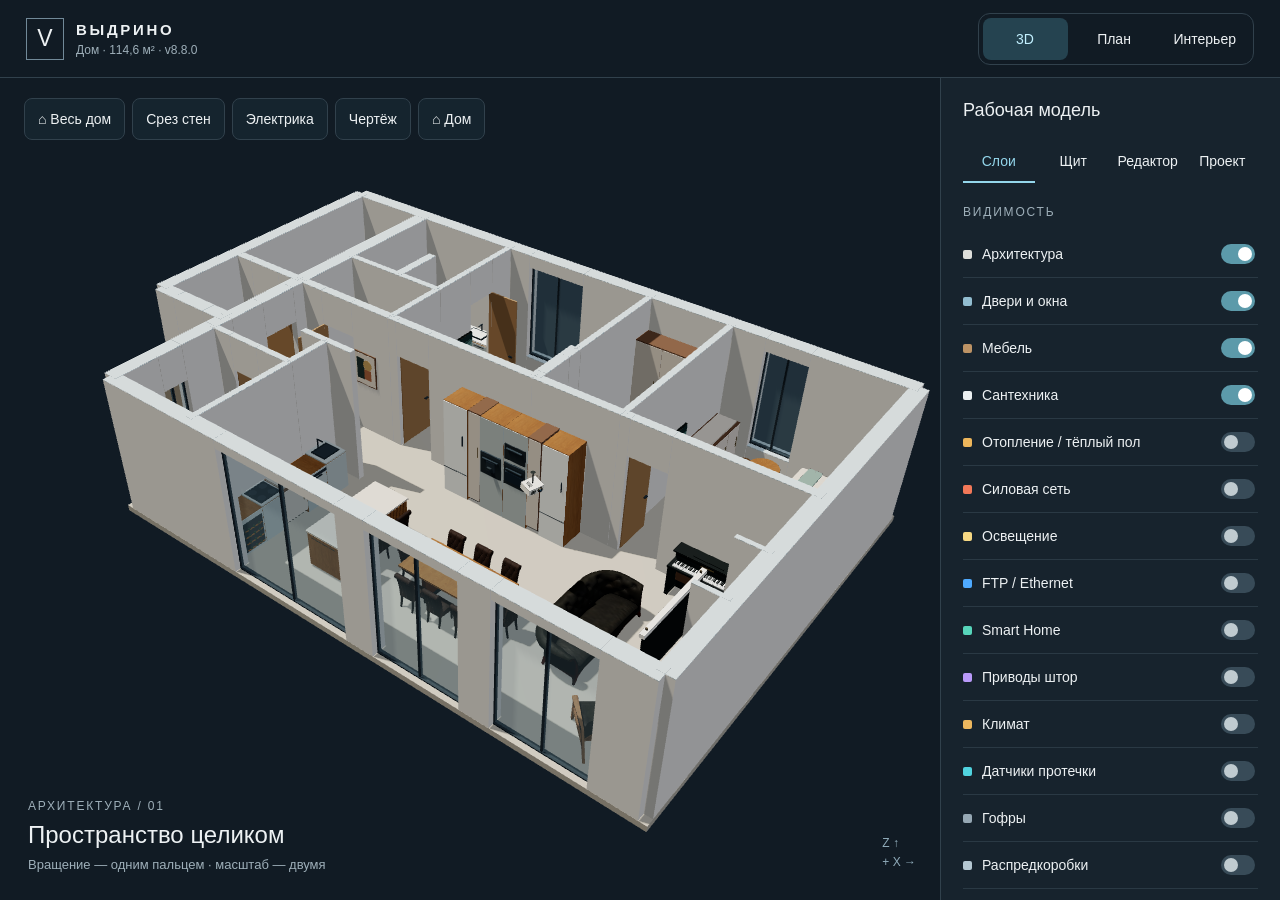
<file: index.html>
<!doctype html><html lang="ru"><head><meta charset="utf-8"><meta name="viewport" content="width=device-width,initial-scale=1,viewport-fit=cover"><meta name="theme-color" content="#111b24"><title>Выдрино — архитектура и инженерия</title><link rel="stylesheet" href="studio.css?v=8.5.0"><script type="importmap">{"imports":{"three":"./vendor/three.module.js","three/addons/":"./vendor/"}}</script><link rel="stylesheet" href="home-phone.css?v=8.6.1"></head><body>
<header><div class="brand"><span class="brandmark">V</span><div><b>ВЫДРИНО</b><small>Дом · 114,6 м² · v8.8.0</small></div></div><nav aria-label="Вид модели"><button data-view="3d" class="active">3D</button><button data-view="top">План</button><button data-view="walk">Интерьер</button></nav><button id="menu" aria-expanded="false">Настройки ☰</button></header>
<main id="view"><div id="loading">Открываем модель…<small>Архитектура из исходного чертежа</small></div><div class="viewtools"><button id="home" title="Показать весь дом">⌂ <span>Весь дом</span></button><button id="cut" class="active">Срез стен</button><button id="electrical">Электрика</button><button id="blueprint">Чертёж</button></div><div id="caption"><span>АРХИТЕКТУРА / 01</span><b id="viewtitle">Пространство целиком</b><small id="hint">Вращение — одним пальцем · масштаб — двумя</small></div><div class="compass">Z ↑<br>+ X →</div><div id="toast" role="status"></div></main>
<aside id="side"><div class="sidehead"><b>Рабочая модель</b><button id="closepanel" aria-label="Закрыть настройки">✕</button></div><div class="tabs"><button data-tab="layers" class="active">Слои</button><button data-tab="electrical">Щит</button><button data-tab="edit">Редактор</button><button data-tab="project">Проект</button></div>
<section data-panel="layers"><p class="eyebrow">ВИДИМОСТЬ</p><div id="layers"></div><div class="field"><label for="wallheight">Высота среза <output id="heightout">1,2 м</output></label><input id="wallheight" type="range" min="0.15" max="3.2" step="0.05" value="1.2"></div><div class="field"><label for="source">Исходный лист</label><select id="source"></select><label for="opacity">Прозрачность чертежа <output id="opacityout">70%</output></label><input id="opacity" type="range" min="0" max="100" value="70"></div><div class="callout">Нажмите «Чертёж» для сравнения в виде сверху. Геометрия стен выделена синим.</div></section>
<section data-panel="electrical" hidden></section>
<section data-panel="edit" hidden><p class="eyebrow">РЕДАКТИРОВАНИЕ</p><div class="twocol"><button id="editobjects">Объекты</button><button id="editwalls">Узлы стен</button></div><div class="segmented"><button data-mode="translate" class="active">Двигать</button><button data-mode="rotate">Вращать</button><button data-mode="scale">Размер</button></div><label for="snap">Привязка</label><select id="snap"><option value="0.01">10 мм</option><option value="0.05" selected>50 мм</option><option value="0.1">100 мм</option><option value="0">Без привязки</option></select><div id="selection" class="selection"><b>Выберите объект</b><p>Включите режим и коснитесь мебели, точки или узла стены.</p></div><div id="coordinates" hidden><div class="coords"><label>X, м<input id="posx" type="number" step="0.01"></label><label>Z, м<input id="posz" type="number" step="0.01"></label><label>Y, м<input id="posy" type="number" step="0.01"></label></div><div class="twocol"><button id="applypos">Применить</button><button id="delete" class="danger">Удалить</button></div></div><div class="twocol"><button id="undo" disabled>↶ Отменить</button><button id="redo" disabled>↷ Повторить</button></div><button id="save" class="primary wide">Сохранить JSON</button><p class="muted">Изменения автоматически сохраняются на этом устройстве. JSON позволяет перенести проект или прислать его на доработку.</p></section>
<section data-panel="project" hidden><p class="eyebrow">СОСТОЯНИЕ ПРОЕКТА</p><div id="stats" class="stats"></div><button id="export" class="primary wide">Экспорт JSON</button><button id="import" class="wide">Импорт JSON</button><input type="file" id="file" accept=".json,application/json" hidden><details><summary>Помещения</summary><div id="rooms"></div></details><details open><summary>Что требует проверки</summary><div id="issues"></div></details><button id="reset" class="wide danger">Вернуть исходную модель</button><a href="legacy-v7.html">Открыть предыдущую v7</a></section></aside>
<script type="module" src="studio.js?v=8.8.0"></script><script>window.addEventListener('error',e=>{const l=document.getElementById('loading');if(l&&!l.hidden)l.textContent='Не удалось открыть 3D. Проверьте интернет и обновите страницу.'});</script></body></html>
</file>
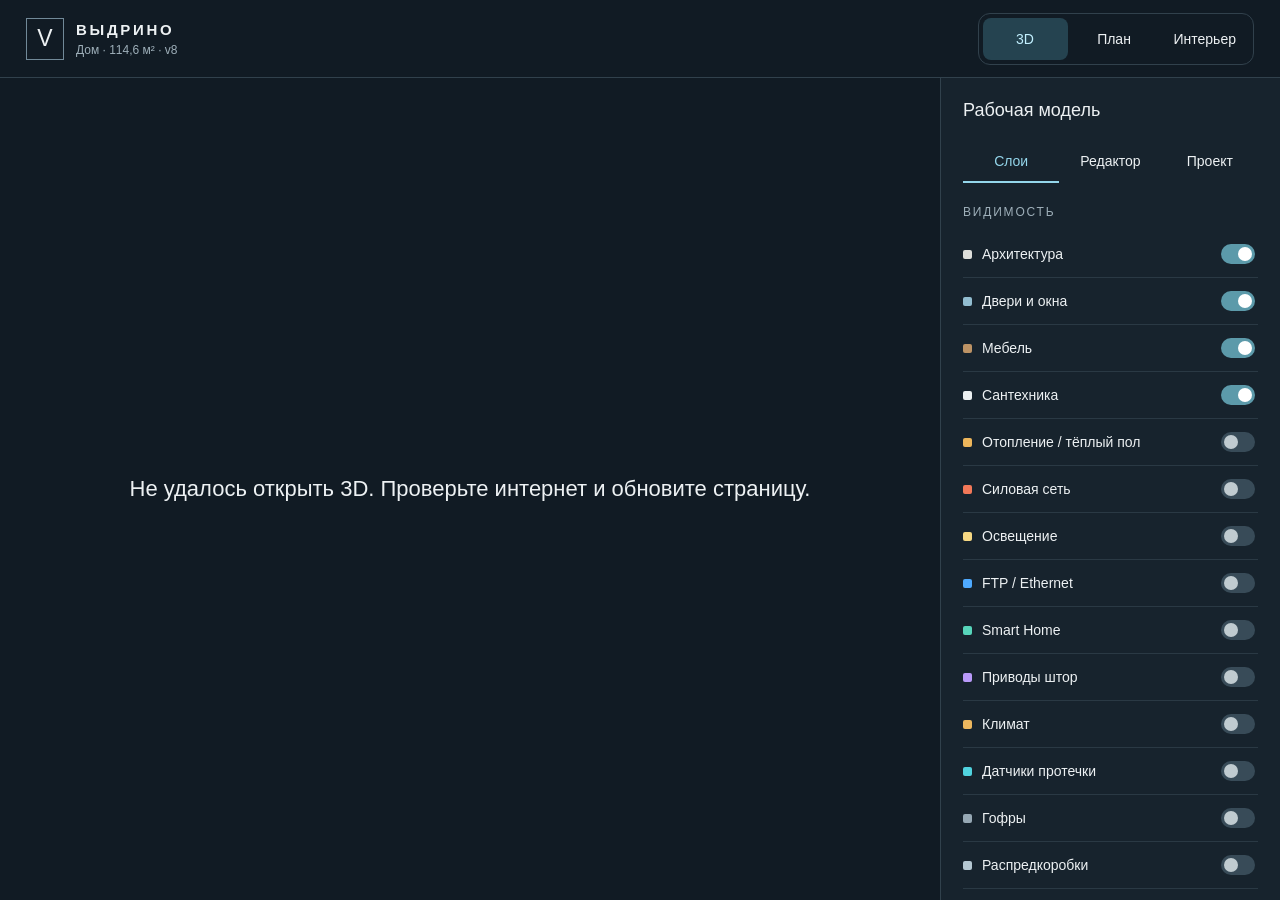
<file: preview-v8.html>
<!doctype html><html lang="ru"><head><meta charset="utf-8"><meta name="viewport" content="width=device-width,initial-scale=1,viewport-fit=cover"><meta name="theme-color" content="#111b24"><title>Выдрино — архитектура и инженерия</title><link rel="stylesheet" href="studio.css"><script type="importmap">{"imports":{"three":"./vendor/three.module.js","three/addons/":"./vendor/"}}</script></head><body>
<header><div class="brand"><span class="brandmark">V</span><div><b>ВЫДРИНО</b><small>Дом · 114,6 м² · v8</small></div></div><nav aria-label="Вид модели"><button data-view="3d" class="active">3D</button><button data-view="top">План</button><button data-view="walk">Интерьер</button></nav><button id="menu" aria-expanded="false">Настройки ☰</button></header>
<main id="view"><div id="loading">Открываем модель…<small>Архитектура из исходного чертежа</small></div><div class="viewtools"><button id="home" title="Показать весь дом">⌂ <span>Весь дом</span></button><button id="cut" class="active">Срез стен</button><button id="blueprint">Чертёж</button></div><div id="caption"><span>АРХИТЕКТУРА / 01</span><b id="viewtitle">Пространство целиком</b><small id="hint">Вращение — одним пальцем · масштаб — двумя</small></div><div class="compass">Z ↑<br>+ X →</div><div id="toast" role="status"></div></main>
<aside id="side"><div class="sidehead"><b>Рабочая модель</b><button id="closepanel" aria-label="Закрыть настройки">✕</button></div><div class="tabs"><button data-tab="layers" class="active">Слои</button><button data-tab="edit">Редактор</button><button data-tab="project">Проект</button></div>
<section data-panel="layers"><p class="eyebrow">ВИДИМОСТЬ</p><div id="layers"></div><div class="field"><label for="wallheight">Высота среза <output id="heightout">1,2 м</output></label><input id="wallheight" type="range" min="0.15" max="3.2" step="0.05" value="1.2"></div><div class="field"><label for="source">Исходный лист</label><select id="source"></select><label for="opacity">Прозрачность чертежа <output id="opacityout">70%</output></label><input id="opacity" type="range" min="0" max="100" value="70"></div><div class="callout">Нажмите «Чертёж» для сравнения в виде сверху. Геометрия стен выделена синим.</div></section>
<section data-panel="edit" hidden><p class="eyebrow">РЕДАКТИРОВАНИЕ</p><div class="twocol"><button id="editobjects">Объекты</button><button id="editwalls">Узлы стен</button></div><div class="segmented"><button data-mode="translate" class="active">Двигать</button><button data-mode="rotate">Вращать</button><button data-mode="scale">Размер</button></div><label for="snap">Привязка</label><select id="snap"><option value="0.01">10 мм</option><option value="0.05" selected>50 мм</option><option value="0.1">100 мм</option><option value="0">Без привязки</option></select><div id="selection" class="selection"><b>Выберите объект</b><p>Включите режим и коснитесь мебели, точки или узла стены.</p></div><div id="coordinates" hidden><div class="coords"><label>X, м<input id="posx" type="number" step="0.01"></label><label>Z, м<input id="posz" type="number" step="0.01"></label><label>Y, м<input id="posy" type="number" step="0.01"></label></div><div class="twocol"><button id="applypos">Применить</button><button id="delete" class="danger">Удалить</button></div></div><div class="twocol"><button id="undo" disabled>↶ Отменить</button><button id="redo" disabled>↷ Повторить</button></div><button id="save" class="primary wide">Сохранить JSON</button><p class="muted">Изменения автоматически сохраняются на этом устройстве. JSON позволяет перенести проект или прислать его на доработку.</p></section>
<section data-panel="project" hidden><p class="eyebrow">СОСТОЯНИЕ ПРОЕКТА</p><div id="stats" class="stats"></div><button id="export" class="primary wide">Экспорт JSON</button><button id="import" class="wide">Импорт JSON</button><input type="file" id="file" accept=".json,application/json" hidden><details><summary>Помещения</summary><div id="rooms"></div></details><details open><summary>Что требует проверки</summary><div id="issues"></div></details><button id="reset" class="wide danger">Вернуть исходную модель</button><a href="legacy-v7.html">Открыть предыдущую v7</a></section></aside>
<script type="module" src="studio.js"></script><script>window.addEventListener('error',e=>{const l=document.getElementById('loading');if(l&&!l.hidden)l.textContent='Не удалось открыть 3D. Проверьте интернет и обновите страницу.'});</script></body></html>
</file>
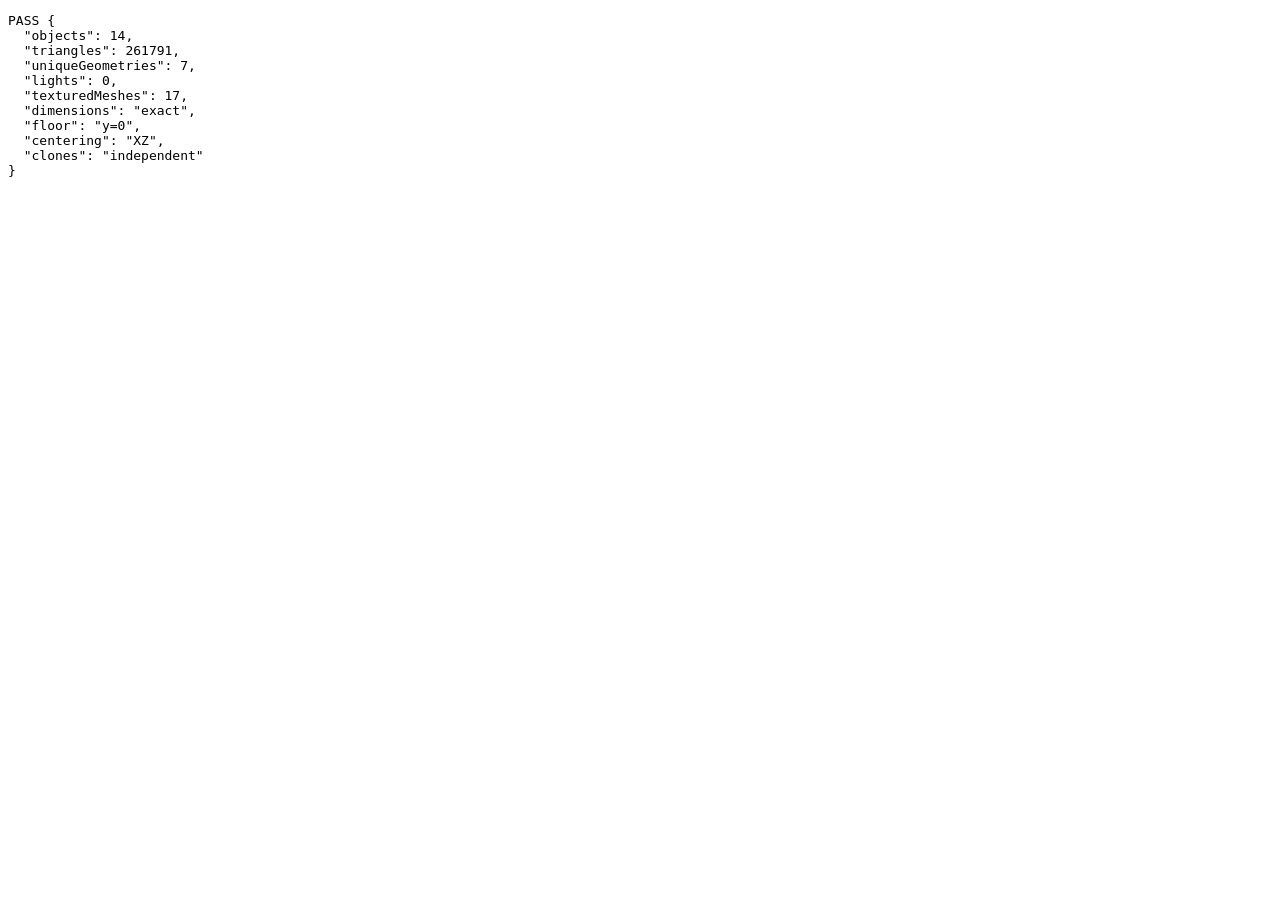
<file: verify-assets.html>
<!doctype html><html><meta charset="utf-8"><title>Asset verification</title><script type="importmap">{"imports":{"three":"./vendor/three.module.js","three/addons/":"./vendor/"}}</script><pre id="report">Running…</pre><script type="module">
import * as T from 'three';import {loadFurniture,assetFurniture} from './asset-furniture.js';
const out=document.querySelector('#report');try{
const results=await loadFurniture();if(results.some(r=>r.status==='rejected'))throw Error('Asset load failed');
const p=await (await fetch('./project.json')).json();let count=0,triangles=0,lights=0,maps=0;const geometries=new Set();
for(const o of p.objects){const g=new T.Group();if(!assetFurniture(g,o))continue;count++;
 const box=new T.Box3().setFromObject(g),size=box.getSize(new T.Vector3());
 for(let i=0;i<3;i++)if(Math.abs(size.toArray()[i]-o.size[i])>1e-5)throw Error(o.id+' wrong dimensions');
 if(Math.abs(box.min.y)>1e-5||Math.abs(box.min.x+box.max.x)>1e-5||Math.abs(box.min.z+box.max.z)>1e-5)throw Error(o.id+' origin');
 g.traverse(n=>{if(n.isLight)lights++;if(n.isMesh){if(!n.userData.sharedGeometry)throw Error('Ownership missing');if([...n.geometry.attributes.position.array].some(x=>!Number.isFinite(x)))throw Error('Nonfinite mesh');geometries.add(n.geometry);triangles+=(n.geometry.index?.count||n.geometry.attributes.position.count)/3;if(n.material.map&&n.material.normalMap)maps++;}});
 // The exact same object can be rebuilt without mutating its saved transforms.
 const second=new T.Group();assetFurniture(second,o);if(second.children[0]===g.children[0])throw Error('Shared scene instance');
}
if(count!==p.objects.filter(o=>['sofa','armchair','chair'].includes(o.kind)).length||lights!==0||maps<13||triangles>300000)throw Error(JSON.stringify({count,lights,maps,triangles}));
out.textContent='PASS '+JSON.stringify({objects:count,triangles,uniqueGeometries:geometries.size,lights,texturedMeshes:maps,dimensions:'exact',floor:'y=0',centering:'XZ',clones:'independent'},null,2);
}catch(e){out.textContent='FAIL '+e.stack;console.error(e);}
</script></html>
</file>
<file: studio.css>
:root{color-scheme:dark;--bg:#111b24;--panel:#17232d;--line:#31414c;--text:#edf1f3;--muted:#9eafb9;--accent:#94d6eb}*{box-sizing:border-box}body{margin:0;background:var(--bg);color:var(--text);font-family:Inter,-apple-system,BlinkMacSystemFont,'Segoe UI',sans-serif;font-size:14px;overflow:hidden}button,input,select{font:inherit}button{min-height:42px;padding:9px 13px;border:1px solid var(--line);border-radius:8px;background:#1c2b36;color:var(--text);cursor:pointer;touch-action:manipulation}button:hover{border-color:#7295a5;background:#273c48}button.active{color:#c2f0ff;border-color:#79bed3;background:#254350}button:disabled{opacity:.35;cursor:default}button:focus-visible,a:focus-visible{outline:2px solid #9bddf1;outline-offset:3px}header{height:78px;position:absolute;inset:0 0 auto;display:flex;align-items:center;justify-content:space-between;padding:0 26px;border-bottom:1px solid var(--line);z-index:4;background:#111b24}.brand{display:flex;align-items:center;gap:12px}.brand b{font-size:15px;letter-spacing:.18em}.brand small{display:block;color:var(--muted);margin-top:5px;font-size:12px}.brandmark{display:grid;place-items:center;border:1px solid #718998;width:38px;height:42px;font-size:23px;font-weight:300}nav{display:flex;gap:4px;border:1px solid var(--line);padding:4px;border-radius:12px}nav button{border:0;min-width:85px;background:transparent}#menu{display:none}#view{position:absolute;top:78px;bottom:0;left:0;right:340px;overflow:hidden}canvas{display:block;width:100%;height:100%;touch-action:none}.viewtools{position:absolute;left:24px;top:20px;display:flex;gap:7px;z-index:2}.viewtools button{background:#172630e8;backdrop-filter:blur(12px)}#caption{position:absolute;left:28px;bottom:28px;pointer-events:none;display:flex;flex-direction:column;gap:8px}#caption span,.eyebrow{font-size:12px;letter-spacing:.15em;color:var(--muted)}#caption b{font-size:24px;font-weight:450}#caption small{color:var(--muted);font-size:13px}.compass{position:absolute;bottom:28px;right:24px;color:#90acba;font-size:12px;line-height:1.6}#side{position:absolute;right:0;top:78px;bottom:0;width:340px;overflow-y:auto;background:var(--panel);border-left:1px solid var(--line);padding:22px;z-index:5}.sidehead{display:flex;justify-content:space-between;align-items:center;margin-bottom:20px}.sidehead b{font-size:18px;font-weight:500}#closepanel{display:none}.tabs{display:flex;gap:3px;margin-bottom:22px}.tabs button{flex:1;border:0;background:transparent;border-bottom:2px solid transparent;border-radius:0;padding:9px 5px}.tabs button.active{border-bottom-color:var(--accent);color:var(--accent)}.layer{display:flex;align-items:center;justify-content:space-between;padding:10px 0;gap:8px;border-bottom:1px solid #2a3944;cursor:pointer;min-height:44px}.layer span{display:flex;align-items:center;gap:10px}.layer i{display:block;width:9px;height:9px;border-radius:2px;background:var(--c)}input[type=checkbox]{appearance:none;width:34px;height:20px;background:#384b58;border-radius:15px;position:relative;cursor:pointer;flex:none}input[type=checkbox]:before{content:'';position:absolute;left:3px;top:3px;width:14px;height:14px;border-radius:50%;background:#c0cbd0;transition:.15s}input[type=checkbox]:checked{background:#5c9aaa}input[type=checkbox]:checked:before{left:17px;background:white}.field{margin-top:22px}.field label{display:flex;justify-content:space-between;margin:14px 0 9px}input[type=range]{width:100%;accent-color:#8bcee1;height:26px}select,input[type=number]{width:100%;border:1px solid #415663;background:#10202b;color:#e4eef1;padding:10px;border-radius:7px;margin:8px 0 14px}output{color:#a3d8e7}.callout,.selection{padding:14px;border:1px solid #3a4e5d;border-radius:9px;margin:20px 0;background:#12222d;line-height:1.55}.callout,.muted{color:var(--muted);font-size:13px;line-height:1.6}.twocol{display:grid;grid-template-columns:1fr 1fr;gap:7px;margin:14px 0}.segmented{display:flex;gap:4px;margin:18px 0}.segmented button{flex:1;padding:7px 3px;font-size:13px}.primary{background:#aeddec;color:#10202a;border-color:#aeddec;font-weight:600}.primary:hover{background:#d0eef5}.wide{width:100%;margin:6px 0}.danger{color:#f1a992}.coords{display:grid;grid-template-columns:repeat(3,1fr);gap:6px}.coords input{min-width:0;padding:9px 5px}.selection p{color:var(--muted);margin:8px 0;font-size:13px}.selection code{font-size:12px;color:#afdcea}details{border-top:1px solid var(--line);padding:16px 0}summary{cursor:pointer}#issues p{padding-left:10px;border-left:2px solid #bf9e66;color:#c4cdd2;font-size:13px;line-height:1.6}.stats{display:flex;gap:10px;flex-wrap:wrap;margin:18px 0}.stats span{flex:1;padding:12px;background:#10212c;border-radius:8px;color:var(--muted);font-size:12px}.stats b{display:block;color:white;font-size:22px;margin-bottom:6px}#rooms p{display:flex;justify-content:space-between;font-size:13px}a{color:#9fcedb;display:block;margin:20px 0;font-size:13px}#loading{position:absolute;inset:0;display:flex;align-items:center;justify-content:center;flex-direction:column;gap:15px;background:#111b24;z-index:3;font-size:22px}#loading small{font-size:14px;color:#9eafb9}[hidden]{display:none!important}#toast{position:absolute;left:50%;bottom:105px;transform:translateX(-50%);max-width:90%;padding:12px 20px;background:#d4edf4;color:#10202a;border-radius:9px;opacity:0;pointer-events:none;transition:opacity .2s;z-index:8}#toast.show{opacity:1}
@media(max-width:900px){header{height:68px;padding:0 12px;gap:8px}.brandmark{display:none}.brand b{font-size:12px;letter-spacing:.1em}.brand small{font-size:11px}nav{padding:2px}nav button{min-width:0;padding:9px;font-size:13px}#menu{display:block;font-size:0;width:42px;padding:0}#menu:after{content:'☰';font-size:20px}#view{top:68px;right:0}#side{top:68px;width:min(350px,94vw);padding:18px;transform:translateX(102%);transition:transform .2s;box-shadow:-10px 0 35px #0005}#side.open{transform:none}#closepanel{display:block}.viewtools{top:14px;left:12px;gap:5px}.viewtools button{padding:9px;font-size:13px}#home span{display:none}#caption{bottom:max(22px,env(safe-area-inset-bottom));left:18px;right:35px}#caption b{font-size:21px}#caption span{font-size:11px}#caption small{font-size:12px;max-width:260px}.compass{right:12px;bottom:22px;font-size:11px}#toast{bottom:120px;width:max-content}body{font-size:14px}}
[data-panel=electrical] h2{font-size:23px;font-weight:500;margin:10px 0}.electrical-badge{font-size:12px;color:#e7bf87;border-left:2px solid #d2a367;padding-left:10px;line-height:1.5}.din-cabinet{padding:12px 8px;background:#0e1921;border:1px solid #475762;border-radius:9px;margin:14px 0}.din-cabinet small{font-size:9px;letter-spacing:.16em;color:#96a5af}.din-rail{display:flex;gap:2px;margin:5px 0 13px;min-height:40px;background:linear-gradient(transparent 40%,#627381 40%,#627381 60%,transparent 60%)}.din-block{min-width:0;min-height:40px;border-radius:2px;padding:2px 0;font-size:8px;overflow:hidden;word-break:break-all;background:#d6e0e2;color:#172732;border:1px solid #9fadb5;line-height:1.2}.din-block.module{background:#316c66;color:#ecfff9;border-color:#59a596}.din-block.reserve{background:#22323ea8;color:#6e8391;border-style:dashed}.din-block.terminal{background:#6a7971;color:white}.bus-chain{font:12px/1.8 monospace;color:#81d9c6;overflow-wrap:anywhere}input[type=search]{width:100%;background:#10202b;border:1px solid #415663;border-radius:8px;padding:12px;color:white;margin:10px 0}.circuit-list{max-height:420px;overflow-y:auto;overscroll-behavior:contain}.circuit-item{display:block;width:100%;text-align:left;margin:6px 0;border-left:3px solid var(--wire);padding:11px;font-size:12px}.circuit-item b{display:block;font-weight:500}.circuit-item small{display:block;margin-top:6px;color:#9eafb9;line-height:1.5}.viewtools{flex-wrap:wrap;right:10px}.callout{overflow-wrap:anywhere}.callout p{margin:8px 0}
.cable-card{position:absolute;left:18px;bottom:58px;z-index:12;width:min(390px,calc(100% - 36px));padding:16px 18px;background:#142b35ee;border:1px solid #69d9f7;border-radius:14px;box-shadow:0 10px 40px #0008;pointer-events:auto}.cable-card[hidden]{display:none}.cable-card b{display:block;color:#a6ecff;margin-bottom:6px}.cable-card p{margin:5px 0;font-size:13px}.cable-card button{float:right;padding:2px 9px;min-height:28px}.panel-dialog{width:min(1220px,96vw);max-height:94dvh;border:1px solid #546c78;border-radius:20px;background:#13232d;color:#e7efec;padding:22px;overflow:auto}.panel-dialog::backdrop{background:#07141ddd;backdrop-filter:blur(8px)}.panel-dialog header{display:flex;align-items:center;justify-content:space-between;gap:20px}.panel-dialog h2{margin:6px 0}.panel-dialog small{color:#7dcfc2;letter-spacing:.12em}.panel-toolbar{display:flex;gap:10px;flex-wrap:wrap;margin:16px 0}.panel-toolbar select{flex:1;min-width:220px}.panel-scroll{max-height:60dvh;overflow:auto;border-radius:12px;background:#15232d}.panel-scroll svg{display:block;width:100%;min-width:720px}.panel-terminal-info{padding:15px 0}.table-scroll{overflow:auto}.panel-dialog table{width:100%;border-collapse:collapse;font-size:13px}.panel-dialog th,.panel-dialog td{text-align:left;border-bottom:1px solid #3e535d;padding:9px}.panel-dialog th{color:#85ccbd}.panel-dialog a{color:#85dcca}@media(max-width:600px){.panel-dialog{padding:13px}.panel-dialog h2{font-size:20px}.cable-card{bottom:54px;padding:12px}.panel-scroll{max-height:52dvh}}

.panel-dialog header{position:static;inset:auto;height:auto;padding:0 0 14px;background:transparent}.panel-dialog .callout{margin-top:14px}
.object-catalog input,.object-catalog button,.object-catalog select{width:100%;margin:5px 0}.object-catalog label{display:block;margin-top:8px}input[type=text]{max-width:100%;background:#10202b;color:#edf1f3;border:1px solid #415663;border-radius:8px;padding:10px}.panel-dialog details input,.panel-dialog details select{max-width:500px;display:block;margin:8px 0}
.advanced-editor button,.advanced-editor input,.advanced-editor select{width:100%;margin:5px 0}.advanced-editor label{display:block;margin-top:8px}.walk-pad{position:absolute;left:24px;bottom:70px;width:112px;height:112px;border:1px solid #8acbd799;border-radius:50%;background:#142c3988;z-index:15;touch-action:none;display:grid;place-items:center}.walk-pad span{width:45px;height:45px;border-radius:50%;background:#92d8eaaa;pointer-events:none}.walk-pad[hidden],.walk-help[hidden]{display:none}.walk-help{position:absolute;bottom:25px;left:24px;font-size:12px;background:#122b39bb;padding:8px;border-radius:8px;pointer-events:none}
</file>
<file: home-phone.css>
.home-phone{position:fixed;left:16px;right:auto;top:94px;width:308px;height:min(740px,calc(100dvh - 110px));z-index:20;display:flex;flex-direction:column;padding:44px 15px 15px;border:7px solid #202a31;border-radius:43px;background:radial-gradient(ellipse at 10% 0%,#6d8896,transparent 65%),linear-gradient(145deg,#476372,#1b2c3a 70%);box-shadow:0 20px 70px #0009,0 0 0 1px #7c8b95;color:#fff;overflow:hidden}.home-phone[hidden]{display:none}.phone-island{position:absolute;top:10px;left:50%;transform:translateX(-50%);width:93px;height:23px;border-radius:30px;background:#0c1116}.phone-status{position:absolute;top:17px;left:22px;font-size:9px;font-weight:600;letter-spacing:.02em}.phone-heading{display:flex;justify-content:space-between;align-items:center}.phone-heading small{font-size:9px;letter-spacing:.14em;opacity:.65}.phone-heading h2{font-size:29px;margin:4px 0;font-weight:700;letter-spacing:-.04em}.phone-heading button{border:0;border-radius:50%;background:#ffffff18;min-height:33px;width:33px;padding:0}.home-summary{font-size:11px;line-height:1.4;min-height:18px;color:#d9e6eb;margin:10px 0}.home-summary.alarm{color:#ffb6ae}.home-scenes{display:flex;gap:5px;margin:2px 0 14px}.home-scenes button{flex:1;min-height:37px;font-size:11px;background:#ffffff22;border:0;border-radius:14px;padding:7px}.home-tabs{display:flex;gap:3px;margin-bottom:11px}.home-tabs button{flex:1;min-height:32px;padding:5px;font-size:11px;background:none;border:0;border-radius:20px}.home-tabs button.active{background:#e6f0f0;color:#20323b}.home-content{display:grid;grid-template-columns:1fr 1fr;gap:9px;overflow:auto;align-content:start;flex:1;padding:0 1px 5px;scrollbar-width:thin}.home-tile{border:0;border-radius:18px;padding:12px 10px;min-height:114px;text-align:left;display:flex;flex-direction:column;gap:7px;background:#f2f3efdf;color:#34414a}.home-tile:hover{background:#fafbf8}.home-tile.on{background:#fff5da;color:#76521b}.home-tile.leak{background:#f9b9b0;color:#7f241c}.home-symbol{font-size:25px;line-height:1}.home-tile b{font-size:11px;line-height:1.3;font-weight:650}.home-tile small{font-size:10px;opacity:.72}.curtain-tile{grid-column:1/-1;min-height:110px}.curtain-tile input{accent-color:#ab8350;min-height:35px}.home-demo{font-size:9px;text-align:center;line-height:1.4;opacity:.6;margin:12px 0 0}.home-water-note{grid-column:1/-1;font-size:11px;line-height:1.5;margin:4px 0}.viewtools{flex-wrap:wrap;max-width:calc(100% - 40px)}@media(max-width:900px){.home-phone{top:auto;bottom:12px;left:10px;right:auto;width:270px;height:58dvh;max-height:620px;padding:38px 11px 11px;border-width:5px;border-radius:34px}.phone-heading h2{font-size:24px}.home-summary{margin:5px 0;font-size:10px}.home-scenes{margin-bottom:7px}.home-tile{min-height:98px;padding:10px}.home-demo{margin-top:6px}.home-tabs{margin-bottom:7px}}
/* Reserve a left rail for the phone; never cover the desktop model. */
@media(min-width:901px){body.home-open #view{left:340px;right:0}body.home-open #side{display:none}}
/* Keep the action inside its own tile on both touch and desktop screens. */
.home-phone .curtain-tile{min-height:190px;height:auto;overflow:hidden}
.home-phone .curtain-tile>*{flex-shrink:0}
.home-phone .curtain-tile button{width:100%;min-height:42px;background:#334d56;color:#fff;border:0;border-radius:12px;font-size:12px}
</file>
